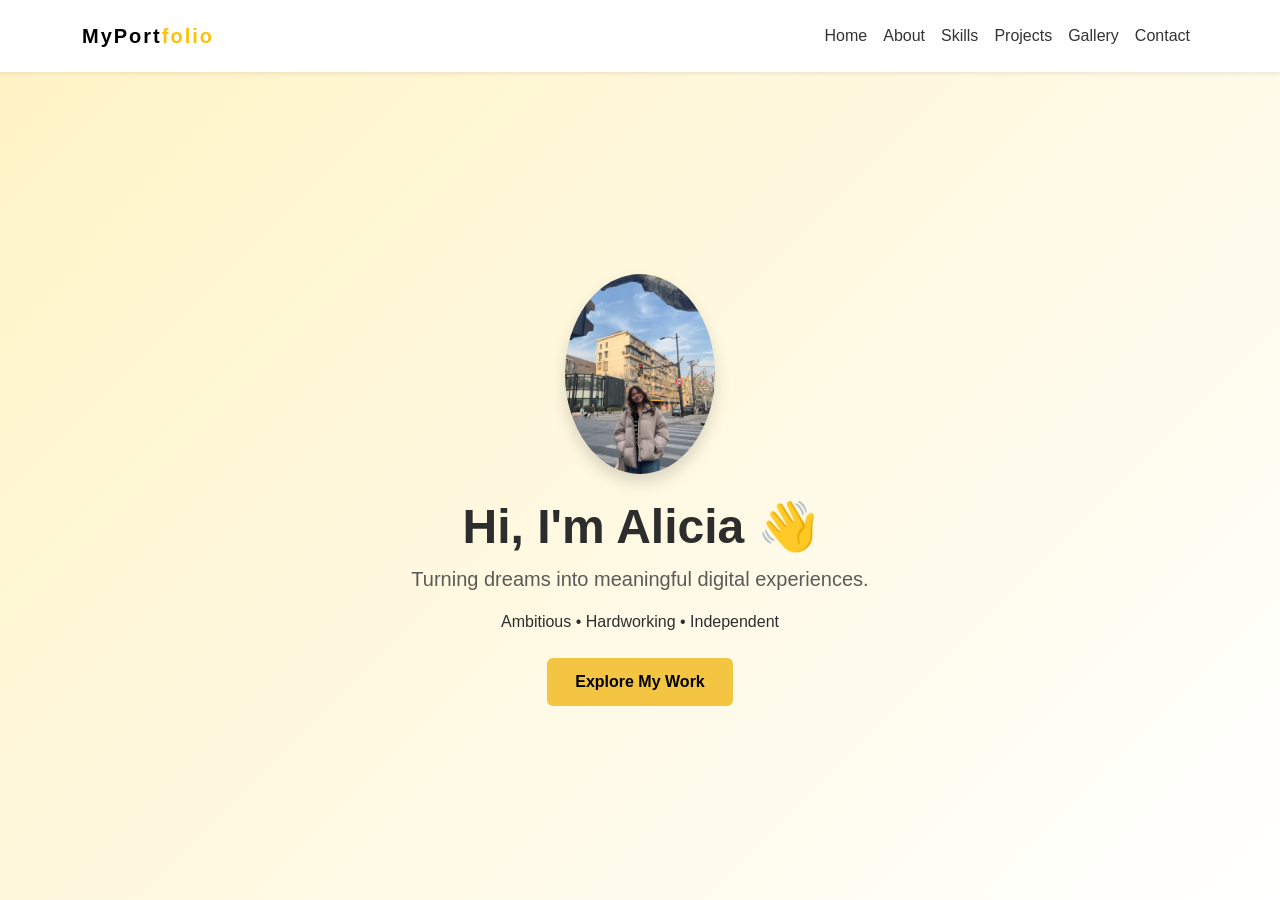
<file: Portofolio/index.html>
<!DOCTYPE html>
<html lang="en">
<head>
    <meta charset="UTF-8">
    <meta name="viewport" content="width=device-width, initial-scale=1.0">
    <title>Portfolio</title>

    <!-- Bootstrap -->
    <link href="https://cdn.jsdelivr.net/npm/bootstrap@5.3.8/dist/css/bootstrap.min.css" rel="stylesheet">

    <!-- CSS -->
    <link rel="stylesheet" href="css/style.css">
</head>

<body>

<!-- OFFCANVAS (MOBILE) -->
<div class="offcanvas offcanvas-end bg-dark text-white" tabindex="-1" id="offcanvasNavbar">
    <div class="offcanvas-header">
        <h5 class="fw-bold">MyPortfolio</h5>
        <button type="button" class="btn-close btn-close-white" data-bs-dismiss="offcanvas"></button>
    </div>

    <div class="offcanvas-body">
        <ul class="navbar-nav text-center">
            <li class="nav-item"><a class="nav-link text-white active" href="index.html">Home</a></li>
            <li class="nav-item"><a class="nav-link text-white" href="about.html">About</a></li>
            <li class="nav-item"><a class="nav-link text-white" href="skills.html">Skills</a></li>
            <li class="nav-item"><a class="nav-link text-white" href="projects.html">Projects</a></li>
            <li class="nav-item"><a class="nav-link text-white" href="gallery.html">Gallery</a></li>
            <li class="nav-item"><a class="nav-link text-white" href="contact.html">Contact</a></li>
        </ul>
    </div>
</div>

<!-- NAVBAR -->
<nav class="navbar navbar-expand-lg navbar-light fixed-top p-3 shadow-sm bg-white" id="main-nav">
    <div class="container">

        <!-- LOGO -->
        <a class="navbar-brand fw-bold" href="index.html">
            MyPort<span class="text-warning">folio</span>
        </a>

        <!-- TOGGLE (MOBILE) -->
        <button class="navbar-toggler d-lg-none" type="button"
                data-bs-toggle="offcanvas"
                data-bs-target="#offcanvasNavbar">
            <span class="navbar-toggler-icon"></span>
        </button>

        <!-- MENU DESKTOP -->
        <div class="d-none d-lg-flex ms-auto">
            <ul class="navbar-nav">
                <li class="nav-item"><a class="nav-link" href="index.html">Home</a></li>
                <li class="nav-item"><a class="nav-link" href="about.html">About</a></li>
                <li class="nav-item"><a class="nav-link" href="skills.html">Skills</a></li>
                <li class="nav-item"><a class="nav-link" href="projects.html">Projects</a></li>
                <li class="nav-item"><a class="nav-link" href="gallery.html">Gallery</a></li>
                <li class="nav-item"><a class="nav-link" href="contact.html">Contact</a></li>
            </ul>
        </div>

    </div>
</nav>

<!-- HERO -->
<header class="hero d-flex align-items-center text-center">
  <div class="container">

    <!-- FOTO -->
    <img src="image/IMG_1296.JPG" 
         class="profile-img rounded-circle shadow mb-4">

    <!-- TEXT -->
    <h1 class="fw-bold">Hi, I'm Alicia 👋</h1>

    <p class="lead text-muted">
      Turning dreams into meaningful digital experiences.
    </p>

    <p class="mb-4 fw-medium">
      Ambitious • Hardworking • Independent
    </p>

    <!-- BUTTON -->
    <a href="projects.html" class="btn btn-primary btn-hero">
      Explore My Work
    </a>

  </div>
</header>

<!-- BOOTSTRAP JS -->
<script src="https://cdn.jsdelivr.net/npm/bootstrap@5.3.8/dist/js/bootstrap.bundle.min.js"></script>

</body>
</html>
</file>
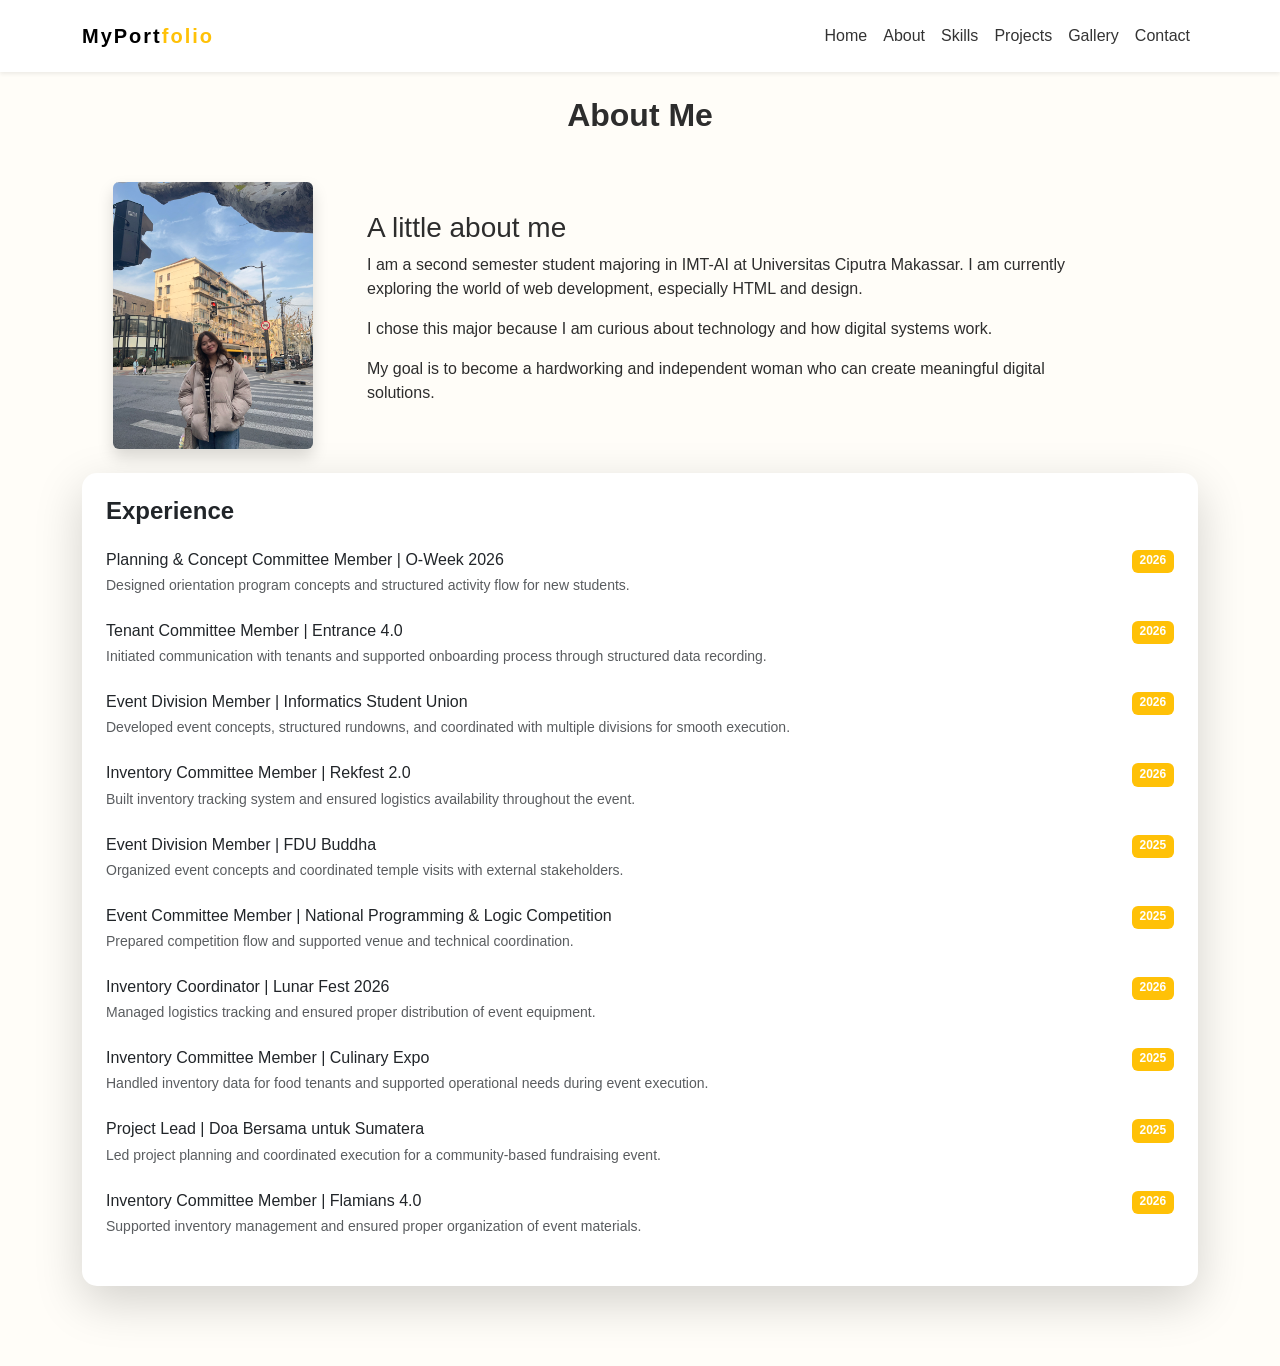
<file: Portofolio/about.html>
<!DOCTYPE html>
<html lang="en">
<head>
    <meta charset="UTF-8">
    <meta name="viewport" content="width=device-width, initial-scale=1.0">
    <title>Portfolio</title>

    <!-- BOOTSTRAP CSS -->
    <link href="https://cdn.jsdelivr.net/npm/bootstrap@5.3.8/dist/css/bootstrap.min.css" rel="stylesheet">

    <!-- CSS KAMU -->
    <link rel="stylesheet" href="css/style.css">
</head>

<body data-bs-spy="scroll" data-bs-target="#main-nav">

<!-- OFFCANVAS (MOBILE) -->
<div class="offcanvas offcanvas-end bg-dark text-white" tabindex="-1" id="offcanvasNavbar">
    <div class="offcanvas-header">
        <h5 class="fw-bold">MyPortfolio</h5>
        <button type="button" class="btn-close btn-close-white" data-bs-dismiss="offcanvas"></button>
    </div>

    <div class="offcanvas-body">
        <ul class="navbar-nav text-center">
            <li class="nav-item"><a class="nav-link text-white" href="index.html">Home</a></li>
            <li class="nav-item"><a class="nav-link text-white active" href="about.html">About</a></li>
            <li class="nav-item"><a class="nav-link text-white" href="skills.html">Skills</a></li>
            <li class="nav-item"><a class="nav-link text-white" href="projects.html">Projects</a></li>
            <li class="nav-item"><a class="nav-link text-white" href="gallery.html">Gallery</a></li>
            <li class="nav-item"><a class="nav-link text-white" href="contact.html">Contact</a></li>
        </ul>
    </div>
</div>

<!-- NAVBAR -->
<nav class="navbar navbar-expand-lg navbar-light fixed-top p-3 shadow-sm bg-white" id="main-nav">
    <div class="container">

        <!-- LOGO -->
        <a class="navbar-brand fw-bold" href="index.html">
            MyPort<span class="text-warning">folio</span>
        </a>

        <!-- TOGGLE (MOBILE) -->
        <button class="navbar-toggler d-lg-none" type="button"
                data-bs-toggle="offcanvas"
                data-bs-target="#offcanvasNavbar">
            <span class="navbar-toggler-icon"></span>
        </button>

        <!-- MENU DESKTOP -->
        <div class="d-none d-lg-flex ms-auto">
            <ul class="navbar-nav">
                <li class="nav-item"><a class="nav-link" href="index.html">Home</a></li>
                <li class="nav-item"><a class="nav-link" href="about.html">About</a></li>
                <li class="nav-item"><a class="nav-link" href="skills.html">Skills</a></li>
                <li class="nav-item"><a class="nav-link" href="projects.html">Projects</a></li>
                <li class="nav-item"><a class="nav-link" href="gallery.html">Gallery</a></li>
                <li class="nav-item"><a class="nav-link" href="contact.html">Contact</a></li>
            </ul>
        </div>

    </div>
</nav>

<!-- CONTENT -->
<section class="container mt-5 pt-5">
  <h2 class="text-center mb-5 fw-bold">About Me</h2>

  <div class="row align-items-center">
    
    <div class="col-md-3 text-center">
      <img src="image/IMG_1296.JPG" width="200" class="img-fluid rounded shadow">
    </div>

    <div class="col-md-8">
      <h3>A little about me</h3>
      <p>
        I am a second semester student majoring in IMT-AI at Universitas Ciputra Makassar.
        I am currently exploring the world of web development, especially HTML and design.
      </p>

      <p>
        I chose this major because I am curious about technology and how digital systems work.
      </p>

      <p>
        My goal is to become a hardworking and independent woman who can create meaningful digital solutions.
      </p>
    </div>

  </div>

<div class="card experience-card shadow-lg mt-4 p-4">
<h4 class="mb-4 fw-bold">Experience</h4>

  <!-- O-WEEK -->
  <div class="mb-4">
    <div class="d-flex justify-content-between">
      <h6 class="mb-1">Planning & Concept Committee Member | O-Week 2026</h6>
      <span class="badge bg-warning">2026</span>
    </div>
    <small class="text-muted">
      Designed orientation program concepts and structured activity flow for new students.
    </small>
  </div>

  <!-- ENTRANCE -->
  <div class="mb-4">
    <div class="d-flex justify-content-between">
      <h6 class="mb-1">Tenant Committee Member | Entrance 4.0</h6>
      <span class="badge bg-warning">2026</span>
    </div>
    <small class="text-muted">
      Initiated communication with tenants and supported onboarding process through structured data recording.
    </small>
  </div>

  <!-- EVENT DIVISION -->
  <div class="mb-4">
    <div class="d-flex justify-content-between">
      <h6 class="mb-1">Event Division Member | Informatics Student Union</h6>
      <span class="badge bg-warning">2026</span>
    </div>
    <small class="text-muted">
      Developed event concepts, structured rundowns, and coordinated with multiple divisions for smooth execution.
    </small>
  </div>

  <!-- REKFEST -->
  <div class="mb-4">
    <div class="d-flex justify-content-between">
      <h6 class="mb-1">Inventory Committee Member | Rekfest 2.0</h6>
      <span class="badge bg-warning">2026</span>
    </div>
    <small class="text-muted">
      Built inventory tracking system and ensured logistics availability throughout the event.
    </small>
  </div>

  <!-- FDU BUDDHA -->
  <div class="mb-4">
    <div class="d-flex justify-content-between">
      <h6 class="mb-1">Event Division Member | FDU Buddha</h6>
      <span class="badge bg-warning">2025</span>
    </div>
    <small class="text-muted">
      Organized event concepts and coordinated temple visits with external stakeholders.
    </small>
  </div>

  <!-- NATIONAL COMP -->
  <div class="mb-4">
    <div class="d-flex justify-content-between">
      <h6 class="mb-1">Event Committee Member | National Programming & Logic Competition</h6>
      <span class="badge bg-warning">2025</span>
    </div>
    <small class="text-muted">
      Prepared competition flow and supported venue and technical coordination.
    </small>
  </div>

  <!-- LUNAR FEST -->
  <div class="mb-4">
    <div class="d-flex justify-content-between">
      <h6 class="mb-1">Inventory Coordinator | Lunar Fest 2026</h6>
      <span class="badge bg-warning">2026</span>
    </div>
    <small class="text-muted">
      Managed logistics tracking and ensured proper distribution of event equipment.
    </small>
  </div>

  <!-- CULINARY EXPO -->
  <div class="mb-4">
    <div class="d-flex justify-content-between">
      <h6 class="mb-1">Inventory Committee Member | Culinary Expo</h6>
      <span class="badge bg-warning">2025</span>
    </div>
    <small class="text-muted">
      Handled inventory data for food tenants and supported operational needs during event execution.
    </small>
  </div>

  <!-- DOA BERSAMA -->
  <div class="mb-4">
    <div class="d-flex justify-content-between">
      <h6 class="mb-1">Project Lead | Doa Bersama untuk Sumatera</h6>
      <span class="badge bg-warning">2025</span>
    </div>
    <small class="text-muted">
      Led project planning and coordinated execution for a community-based fundraising event.
    </small>
  </div>

  <!-- FLAMIANS -->
  <div class="mb-4">
    <div class="d-flex justify-content-between">
      <h6 class="mb-1">Inventory Committee Member | Flamians 4.0</h6>
      <span class="badge bg-warning">2026</span>
    </div>
    <small class="text-muted">
      Supported inventory management and ensured proper organization of event materials.
    </small>
  </div>

</div>

  </div>
</section>
<!-- BOOTSTRAP JS (WAJIB DI BAWAH) -->
<script src="https://cdn.jsdelivr.net/npm/bootstrap@5.3.8/dist/js/bootstrap.bundle.min.js"></script>

</body>
</html>
</file>
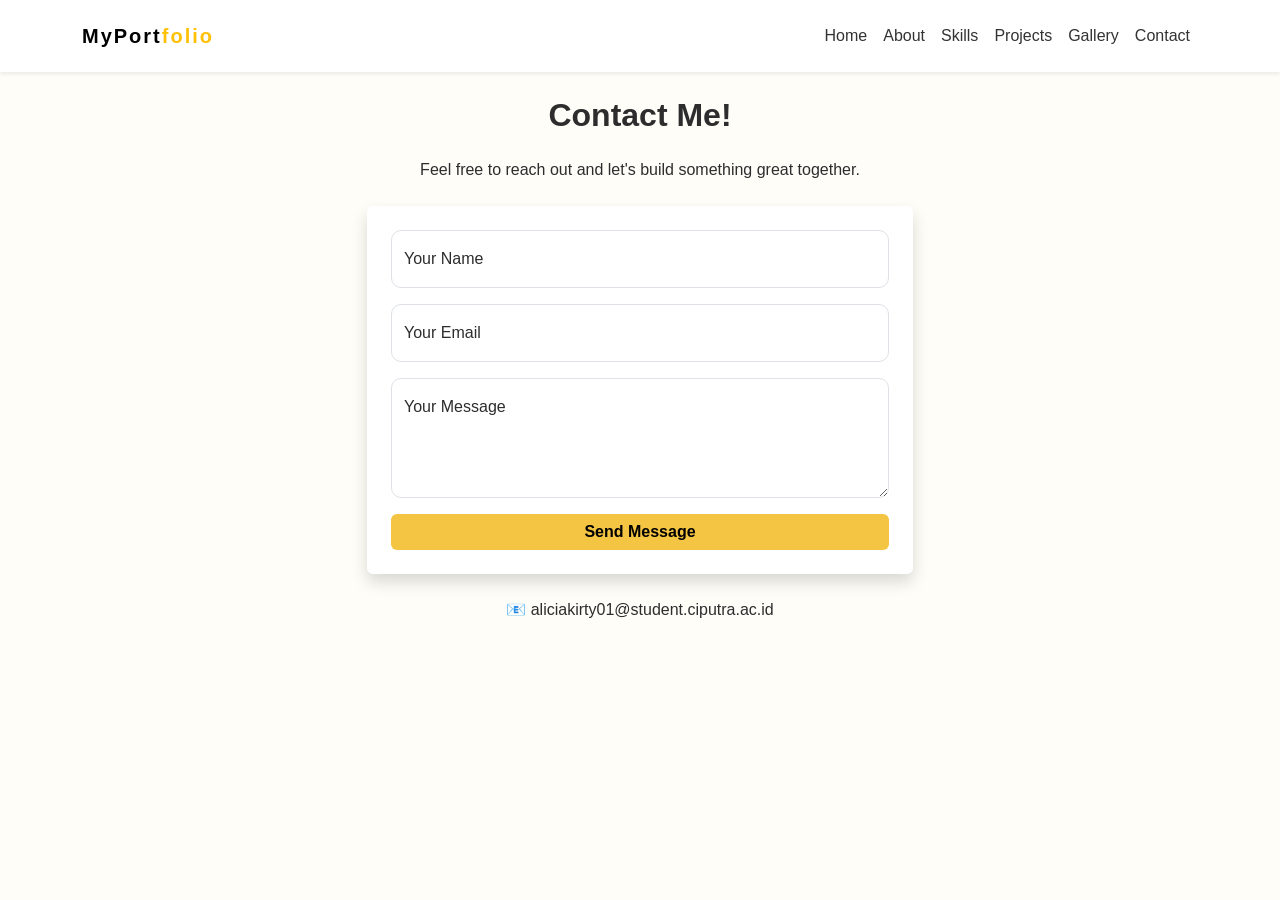
<file: Portofolio/contact.html>
<!DOCTYPE html>
<html lang="en">
<head>
    <meta charset="UTF-8">
    <meta name="viewport" content="width=device-width, initial-scale=1.0">
    <title>Portfolio</title>

    <!-- Bootstrap -->
    <link href="https://cdn.jsdelivr.net/npm/bootstrap@5.3.8/dist/css/bootstrap.min.css" rel="stylesheet">

    <!-- CSS -->
    <link rel="stylesheet" href="css/style.css">
</head>

<body>

<!-- OFFCANVAS (MOBILE) -->
<div class="offcanvas offcanvas-end bg-dark text-white"
     tabindex="-1"
     id="offcanvasNavbar"
     aria-labelledby="offcanvasNavbarLabel">

    <div class="offcanvas-header">
        <h5 class="fw-bold" id="offcanvasNavbarLabel">MyPortfolio</h5>
        <button type="button" class="btn-close btn-close-white" data-bs-dismiss="offcanvas"></button>
    </div>

    <div class="offcanvas-body">
        <ul class="navbar-nav text-center">
            <li class="nav-item"><a class="nav-link text-white" href="index.html">Home</a></li>
            <li class="nav-item"><a class="nav-link text-white" href="about.html">About</a></li>
            <li class="nav-item"><a class="nav-link text-white" href="skills.html">Skills</a></li>
            <li class="nav-item"><a class="nav-link text-white" href="projects.html">Projects</a></li>
            <li class="nav-item"><a class="nav-link text-white" href="gallery.html">Gallery</a></li>
            <li class="nav-item"><a class="nav-link text-white" href="contact.html">Contact</a></li>
        </ul>
    </div>
</div>

<!-- NAVBAR -->
<nav class="navbar navbar-expand-lg navbar-light fixed-top p-3 shadow-sm bg-white" id="main-nav">
    <div class="container">

        <!-- LOGO -->
        <a class="navbar-brand fw-bold" href="index.html">
            MyPort<span class="text-warning">folio</span>
        </a>

        <!-- TOGGLE (MOBILE) -->
        <button class="navbar-toggler d-lg-none" type="button"
                data-bs-toggle="offcanvas"
                data-bs-target="#offcanvasNavbar">
            <span class="navbar-toggler-icon"></span>
        </button>

        <!-- MENU DESKTOP -->
        <div class="d-none d-lg-flex ms-auto">
            <ul class="navbar-nav">
                <li class="nav-item"><a class="nav-link" href="index.html">Home</a></li>
                <li class="nav-item"><a class="nav-link" href="about.html">About</a></li>
                <li class="nav-item"><a class="nav-link" href="skills.html">Skills</a></li>
                <li class="nav-item"><a class="nav-link" href="projects.html">Projects</a></li>
                <li class="nav-item"><a class="nav-link" href="gallery.html">Gallery</a></li>
                <li class="nav-item"><a class="nav-link" href="contact.html">Contact</a></li>
            </ul>
        </div>

    </div>
</nav>

<section class="container mt-5 pt-5">
  <h2 class="text-center mb-4 fw-bold">Contact Me!</h2>

  <p class="text-center mb-4">
    Feel free to reach out and let's build something great together.
  </p>

  <div class="row justify-content-center">
    <div class="col-md-6">

      <div id="alertBox"></div>

      <form id="contactForm" class="p-4 shadow bg-white rounded">

        <div class="form-floating mb-3">
          <input type="text" class="form-control" id="name" placeholder="Name">
          <label for="name">Your Name</label>
        </div>

        <div class="form-floating mb-3">
          <input type="email" class="form-control" id="email" placeholder="Email">
          <label for="email">Your Email</label>
        </div>

        <div class="form-floating mb-3">
          <textarea class="form-control" id="message" style="height: 120px" placeholder="Message"></textarea>
          <label for="message">Your Message</label>
        </div>

        <button id="submitBtn" type="submit" class="btn btn-primary w-100">
          Send Message
        </button>

      </form>
    </div>
  </div>

  <p class="text-center mt-4">
    📧 aliciakirty01@student.ciputra.ac.id
  </p>
</section>

<!-- BOOTSTRAP JS -->
<script src="https://cdn.jsdelivr.net/npm/bootstrap@5.3.8/dist/js/bootstrap.bundle.min.js"></script>

<!-- JS KAMU -->
<script src="js/script.js"></script>

</body>
</html>
</file>
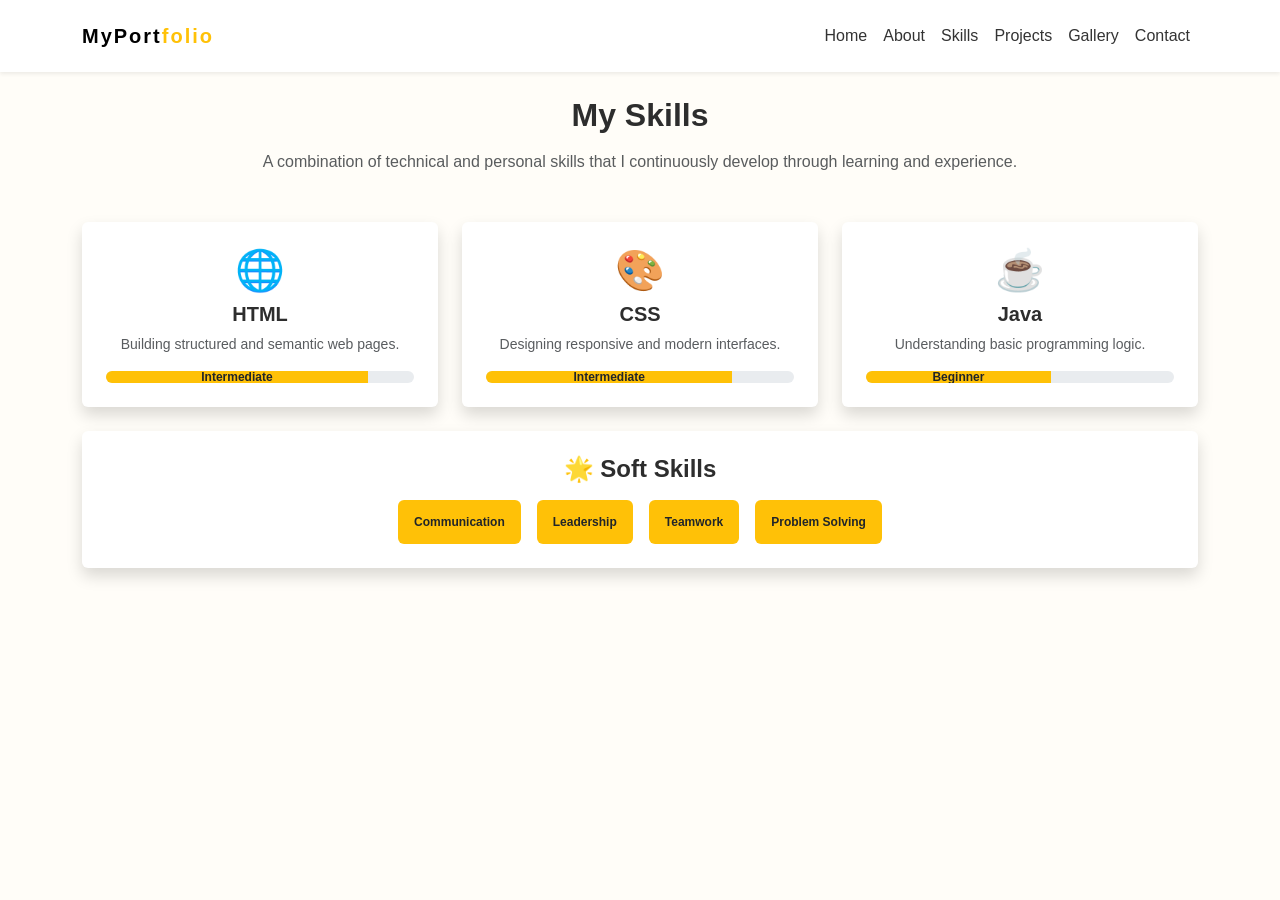
<file: Portofolio/skills.html>
<!DOCTYPE html>
<html lang="en">
<head>
    <meta charset="UTF-8">
    <meta name="viewport" content="width=device-width, initial-scale=1.0">
    <title>Portfolio</title>

    <!-- Bootstrap -->
    <link href="https://cdn.jsdelivr.net/npm/bootstrap@5.3.8/dist/css/bootstrap.min.css" rel="stylesheet">

    <!-- CSS -->
    <link rel="stylesheet" href="css/style.css">
</head>

<body>

<!-- OFFCANVAS (MOBILE) -->
<div class="offcanvas offcanvas-end bg-dark text-white" tabindex="-1" id="offcanvasNavbar">
    <div class="offcanvas-header">
        <h5 class="fw-bold">MyPortfolio</h5>
        <button type="button" class="btn-close btn-close-white" data-bs-dismiss="offcanvas"></button>
    </div>

    <div class="offcanvas-body">
        <ul class="navbar-nav text-center">
            <li class="nav-item"><a class="nav-link text-white" href="index.html">Home</a></li>
            <li class="nav-item"><a class="nav-link text-white" href="about.html">About</a></li>
            <li class="nav-item"><a class="nav-link text-white active" href="skills.html">Skills</a></li>
            <li class="nav-item"><a class="nav-link text-white" href="projects.html">Projects</a></li>
            <li class="nav-item"><a class="nav-link text-white" href="gallery.html">Gallery</a></li>
            <li class="nav-item"><a class="nav-link text-white" href="contact.html">Contact</a></li>
        </ul>
    </div>
</div>

<!-- NAVBAR -->
<nav class="navbar navbar-expand-lg navbar-light fixed-top p-3 shadow-sm bg-white" id="main-nav">
    <div class="container">

        <!-- LOGO -->
        <a class="navbar-brand fw-bold" href="index.html">
            MyPort<span class="text-warning">folio</span>
        </a>

        <!-- TOGGLE (MOBILE) -->
        <button class="navbar-toggler d-lg-none" type="button"
                data-bs-toggle="offcanvas"
                data-bs-target="#offcanvasNavbar">
            <span class="navbar-toggler-icon"></span>
        </button>

        <!-- MENU DESKTOP -->
        <div class="d-none d-lg-flex ms-auto">
            <ul class="navbar-nav">
                <li class="nav-item"><a class="nav-link" href="index.html">Home</a></li>
                <li class="nav-item"><a class="nav-link" href="about.html">About</a></li>
                <li class="nav-item"><a class="nav-link" href="skills.html">Skills</a></li>
                <li class="nav-item"><a class="nav-link" href="projects.html">Projects</a></li>
                <li class="nav-item"><a class="nav-link" href="gallery.html">Gallery</a></li>
                <li class="nav-item"><a class="nav-link" href="contact.html">Contact</a></li>
            </ul>
        </div>

    </div>
</nav>

<!-- SKILLS -->
<section class="container mt-5 pt-5">
  <h2 class="text-center mb-3 fw-bold">My Skills</h2>

  <p class="text-center text-muted mb-5">
    A combination of technical and personal skills that I continuously develop through learning and experience.
  </p>

  <div class="row g-4">

    <!-- HTML -->
    <div class="col-md-4">
      <div class="skill-card p-4 shadow bg-white rounded text-center h-100">
        <h1>🌐</h1>
        <h5 class="fw-bold mt-2">HTML</h5>
        <p class="text-muted small">Building structured and semantic web pages.</p>

        <div class="progress mt-3">
          <div class="progress-bar bg-warning text-dark" style="width: 85%">Intermediate</div>
        </div>
      </div>
    </div>

    <!-- CSS -->
    <div class="col-md-4">
      <div class="skill-card p-4 shadow bg-white rounded text-center h-100">
        <h1>🎨</h1>
        <h5 class="fw-bold mt-2">CSS</h5>
        <p class="text-muted small">Designing responsive and modern interfaces.</p>

        <div class="progress mt-3">
          <div class="progress-bar bg-warning text-dark" style="width: 80%">Intermediate</div>
        </div>
      </div>
    </div>

    <!-- JAVA -->
    <div class="col-md-4">
      <div class="skill-card p-4 shadow bg-white rounded text-center h-100">
        <h1>☕</h1>
        <h5 class="fw-bold mt-2">Java</h5>
        <p class="text-muted small">Understanding basic programming logic.</p>

        <div class="progress mt-3">
          <div class="progress-bar bg-warning text-dark" style="width: 60%">Beginner</div>
        </div>
      </div>
    </div>

    <!-- SOFT SKILLS -->
    <div class="col-12">
      <div class="skill-card p-4 shadow bg-white rounded text-center">
        <h4 class="fw-bold mb-3">🌟 Soft Skills</h4>

        <div class="d-flex justify-content-center flex-wrap gap-3">
          <span class="badge bg-warning text-dark p-3">Communication</span>
          <span class="badge bg-warning text-dark p-3">Leadership</span>
          <span class="badge bg-warning text-dark p-3">Teamwork</span>
          <span class="badge bg-warning text-dark p-3">Problem Solving</span>
        </div>
      </div>
    </div>

  </div>
</section>

<!-- BOOTSTRAP JS -->
<script src="https://cdn.jsdelivr.net/npm/bootstrap@5.3.8/dist/js/bootstrap.bundle.min.js"></script>

</body>
</html>
</file>
<file: Portofolio/css/style.css>
:root {
    --primary: #f4c542;
    --secondary: #fff8e1;
    --dark: #2d2d2d;
}

/* GLOBAL */
body {
    font-family: 'Inter', sans-serif;
    background-color: #fffdf8;
    color: var(--dark);
    scroll-behavior: smooth;
}

/* NAVBAR */
.navbar {
    background: white !important;
    box-shadow: 0 2px 12px rgba(0,0,0,0.08);
}

.navbar .nav-link {
    color: #333 !important;
    font-weight: 500;
}

.navbar .nav-link:hover,
.nav-link.active {
    color: var(--primary) !important;
    font-weight: 700;
}

.navbar-brand {
    font-weight: 800;
    letter-spacing: 2px;
    color: #000 !important;
}

.navbar-brand span {
    color: var(--primary);
}

/* HERO */
header {
    min-height: 100vh;
    display: flex;
    align-items: center;
    background: linear-gradient(135deg, #fff3c4, #ffffff);
    padding-top: 80px;
}

header h1 {
    font-size: 3rem;
}

/* BUTTON */
.btn-primary {
    background: var(--primary);
    border: none;
    color: #000;
    font-weight: 600;
}

.btn-primary:hover {
    background: #e0b93f;
}

.btn-hero {
    padding: 12px 28px;
    transition: 0.3s;
}

.btn-hero:hover {
    transform: scale(1.1);
}

/* SECTION */
section {
    padding: 80px 0;
}

/* CARD */
.card {
    border: none;
    border-radius: 15px;
    overflow: hidden;
    transition: 0.3s;
}

.card:hover {
    transform: translateY(-10px);
    box-shadow: 0 10px 25px rgba(0,0,0,0.1);
}

/* SKILL CARD */
.skill-card {
    border-radius: 15px;
    transition: 0.3s;
}

.skill-card:hover {
    transform: translateY(-10px);
    box-shadow: 0 15px 30px rgba(0,0,0,0.1);
}

/* PROGRESS */
.progress {
    height: 12px;
    border-radius: 20px;
}

.progress-bar {
    background: var(--primary);
    color: #000;
    font-size: 0.75rem;
    font-weight: 600;
}

/* PROFILE */
.profile-img {
    width: 150px;
    transition: 0.4s;
}

.profile-img:hover {
    transform: scale(1.1) rotate(2deg);
}

/* GALLERY */
.gallery-item {
    cursor: pointer;
    transition: 0.3s;
    border-radius: 12px;
}

.gallery-item:hover {
    transform: scale(1.05);
    box-shadow: 0 10px 25px rgba(0,0,0,0.2);
    filter: brightness(1.05);
}

/* FORM */
.form-control {
    border-radius: 10px;
}

.form-control:focus {
    border-color: var(--primary);
    box-shadow: 0 0 8px rgba(244, 197, 66, 0.4);
}

/* ALERT */
.alert {
    animation: fadeIn 0.4s ease;
}

@keyframes fadeIn {
    from { opacity: 0; transform: translateY(-10px); }
    to { opacity: 1; transform: translateY(0); }
}

/* MOBILE NAV */
@media (max-width: 991px) {

  .navbar-collapse {
    background-color: #1a1a1a;
    margin-top: 10px;
    border-radius: 10px;
    padding: 10px;
  }

  .navbar-nav .nav-link {
    padding: 12px;
    border-bottom: 1px solid rgba(255,255,255,0.1);
  }

  .navbar-nav .nav-link:last-child {
    border-bottom: none;
  }

  .navbar-nav .nav-link:hover {
    background-color: var(--primary);
    color: #000 !important;
    border-radius: 6px;
  }

}
</file>
